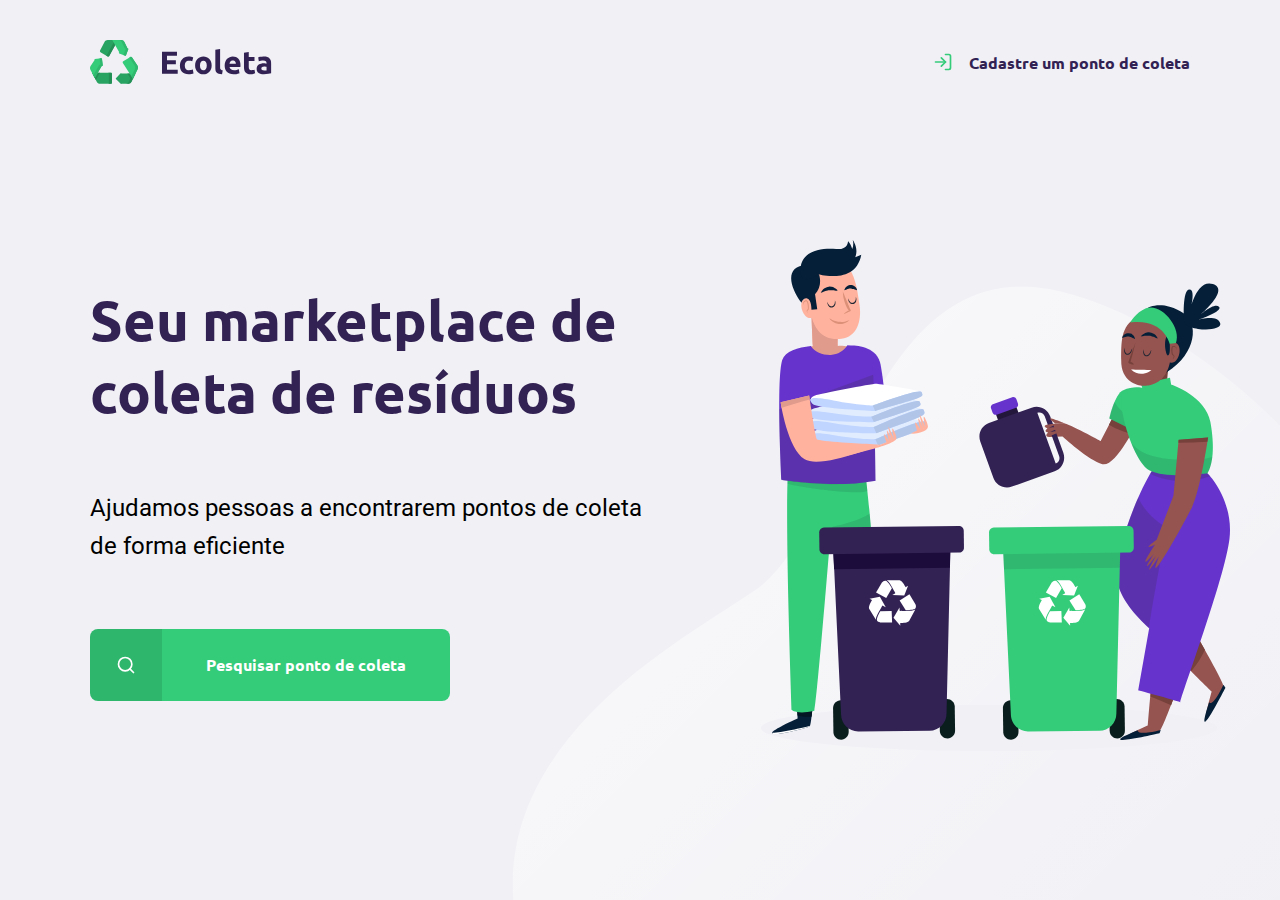
<file: index.html>
<!DOCTYPE html>
<html lang="en">
<head>
  <meta charset="UTF-8">
  <meta name="viewport" content="width=device-width, initial-scale=1.0">
  <link rel="stylesheet" href="./styles/main.css">
  <link rel="stylesheet" href="./styles/page-home.css">
  <link rel="stylesheet" href="styles/modal.css">

  <link rel="stylesheet" href="./styles/responsive.css">


  <title>Ecoleta</title>
  
  <link href="https://fonts.googleapis.com/css2?family=Roboto:wght@300;400;500;700&family=Ubuntu:wght@500;700&display=swap" rel="stylesheet">
</head>
<body>
  <div id="page-home">
    <div class="content">

      <header>
        <img src="./assets/icones/logo.svg" alt="Ecoleta Logo">
        <a href="/create-point.html">
        <span></span>
          Cadastre um ponto de coleta
        </a>        
      </header>
      
      <main>
        <h1>Seu marketplace de coleta de resíduos</h1>

        <p>Ajudamos pessoas a encontrarem pontos de coleta de forma eficiente</p>
        <a href="#">
          <span></span>
          <strong>Pesquisar ponto de coleta</strong>
        </a>
      </main>
    </div>
  </div>

  <div id="modal" class="hiden">
    <div class="content">
      <div class="header">
        <h1>Ponto de coleta</h1>
        <a href="#">Fechar</a>
      </div>
      <form action="/search-results.html">
        <label for="search">Cidade</label>
        <div class="search field">
          <input type="text" name="search" placeholder="Pesquise por cidade">
          <button>
            <img src="./assets/icones/search.svg" alt="Pesquisar">
          </button>
        </div>
      </form>

    </div>
  </div>

  <script src="scripts/index.js"></script>
</body>
</html>
</file>
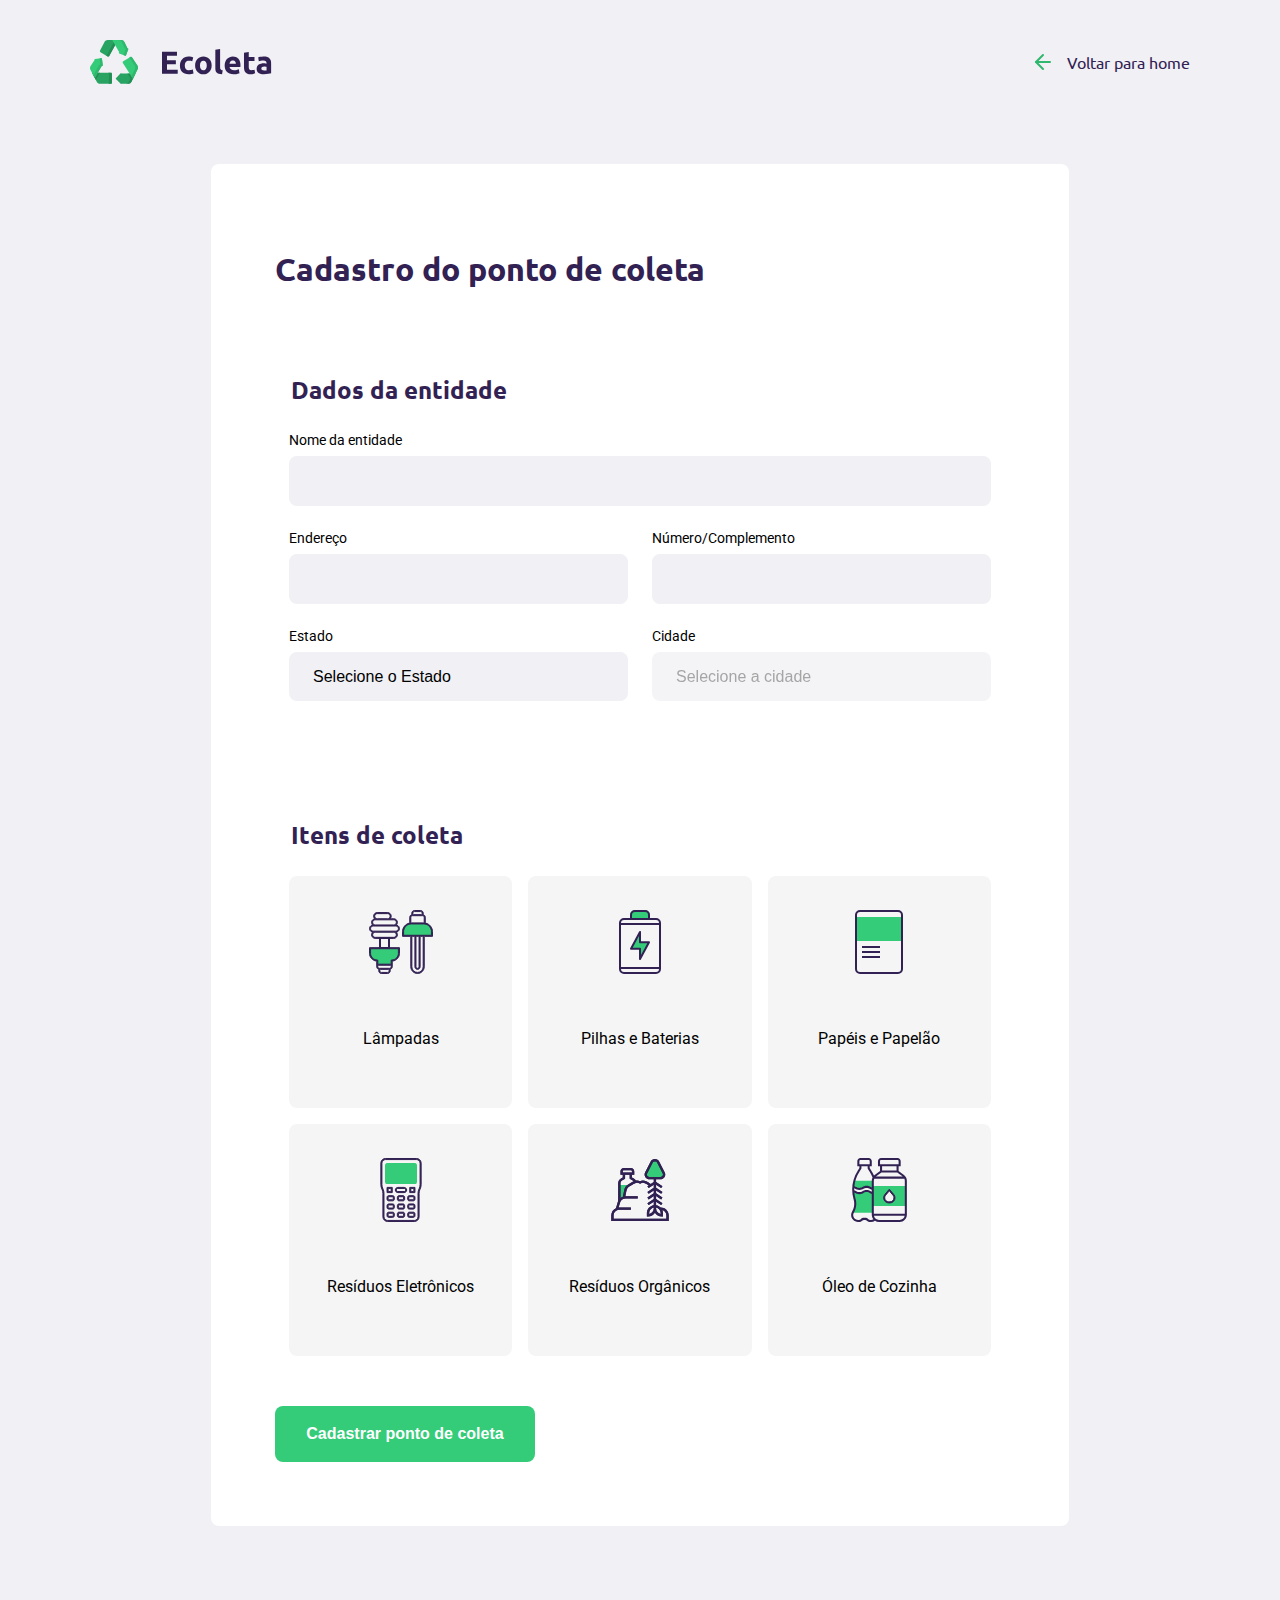
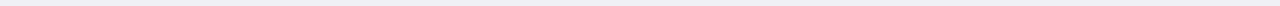
<file: create-point.html>
<!DOCTYPE html>
<html lang="en">
<head>
  <meta charset="UTF-8">
  <meta name="viewport" content="width=device-width, initial-scale=1.0">
  <link rel="stylesheet" href="./styles/main.css">
  <link rel="stylesheet" href="./styles/create-point.css">

  <title>Ecoleta</title>
  
  <link href="https://fonts.googleapis.com/css2?family=Roboto:wght@300;400;500;700&family=Ubuntu:wght@500;700&display=swap" rel="stylesheet">
</head>
<body>
  <div id="page-create-point">

      <header>
        <img src="./assets/icones/logo.svg" alt="Ecoleta Logo">
        <a href="index.html">
        <span></span>
          Voltar para home
        </a>        
      </header>

      <form action="">
        <h1>Cadastro do ponto de coleta</h1>
        <fieldset>
          <legend>
            <h2>Dados da entidade</h2>
          </legend>

          <div class="field">
            <label for="name">Nome da entidade</label>
            <input type="text" name="name" required>
          </div>

          <div class="field-group">
            <div class="field">
              <label for="adress">Endereço</label>
              <input type="text" required>
            </div>
            <div class="field">
              <label for="adress2">Número/Complemento</label>
              <input type="text" required>
            </div>
          </div>

          <div class="field-group">
            <div class="field">
              <label for="state">Estado</label>
              <select name="uf" required>
                <option value="">Selecione o Estado</option>
                <input type="hidden" name="state">
              </select>
            </div>
            <div class="field">
              <label for="city">Cidade</label>
              <select name="city" disabled required>
                <option value="">Selecione a cidade</option>
              </select>
            </div>
          </div>
          
        </fieldset>

        <fieldset>
          <legend>
            <h2>Itens de coleta</h2>
          </legend>

          <div class="grid-items">
              <li data-id="1">
                <img src="./assets/icones/lampadas.svg" alt="Lâmpadas">
                <span>Lâmpadas</span>
              </li>
              <li data-id="2">
                <img src="./assets/icones/baterias.svg" alt="Pilhas e Baterias">
                <span>Pilhas e Baterias</span>
              </li>
              <li data-id="3">
                <img src="./assets/icones/papeis-papelao.svg" alt="Papéis e Papelão">
                <span>Papéis e Papelão</span>
              </li>
              <li data-id="4">
                <img src="./assets/icones/eletronicos.svg" alt="Resíduos Eletrônicos">
                <span>Resíduos Eletrônicos</span>
              </li>
              <li data-id="5">
                <img src="./assets/icones/organicos.svg" alt="Resíduos Orgânicos">
                <span>Resíduos Orgânicos</span>
              </li>
              <li data-id="6">
                <img src="./assets/icones/oleo.svg" alt="Óleo de Cozinha">
                <span>Óleo de Cozinha</span>
              </li>
          </div>
          <input type="hidden" name="items">
        </fieldset>

        <button type="submit">Cadastrar ponto de coleta</button>
      </form>
    </div>
  </div>

  <script src="./scripts/create-point.js"></script>
</body>
</html>
</file>
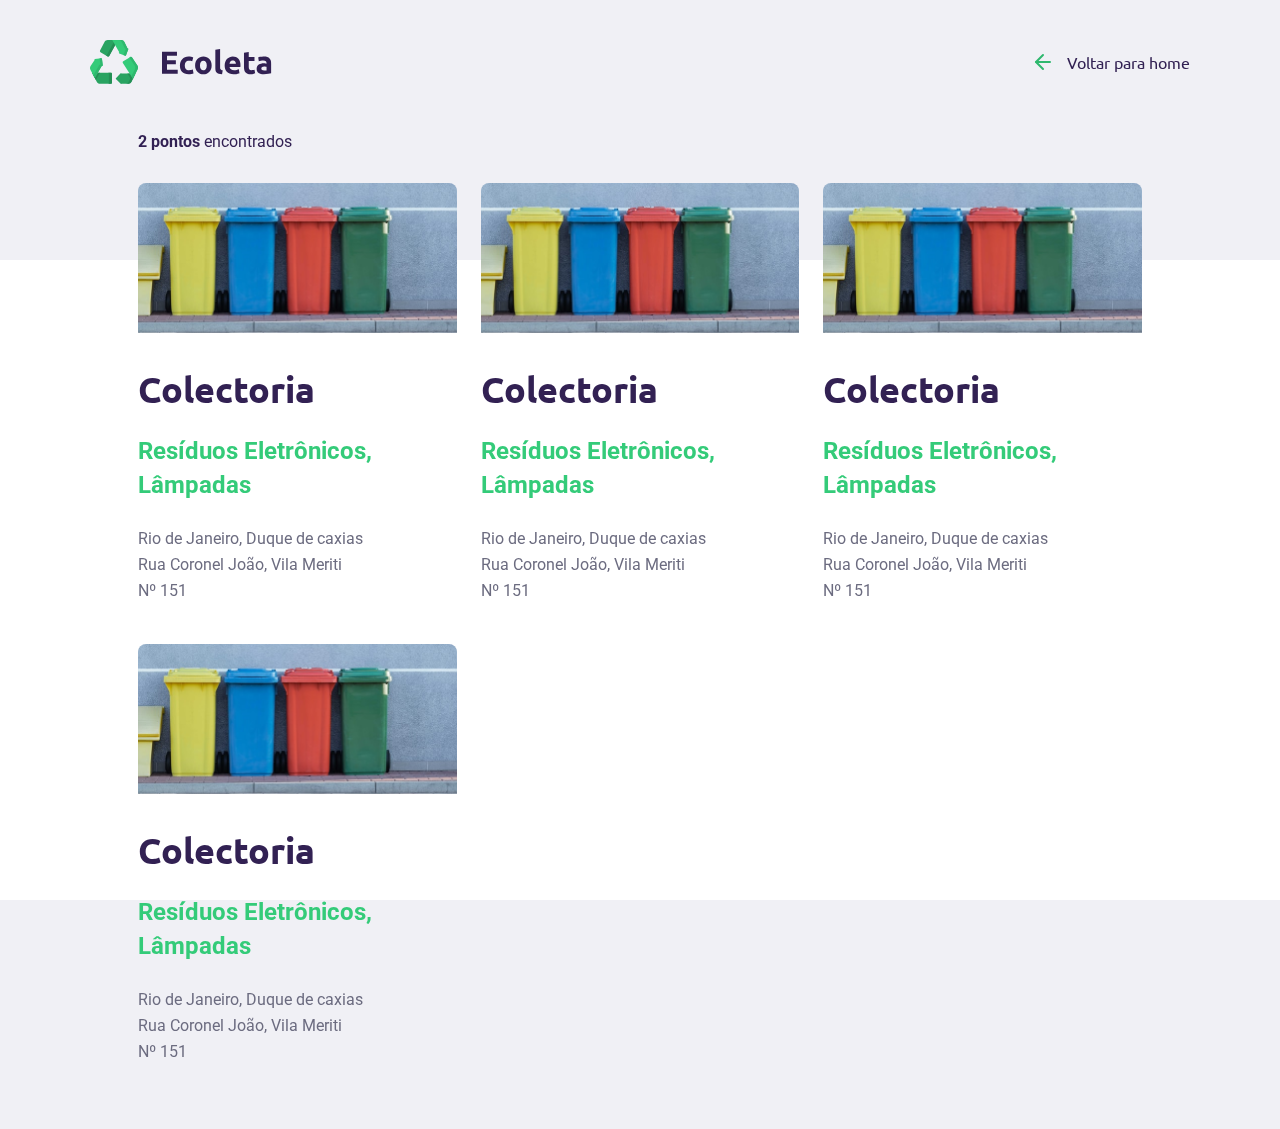
<file: search-results.html>
<!DOCTYPE html>
<html lang="en">
<head>
  <meta charset="UTF-8">
  <meta name="viewport" content="width=device-width, initial-scale=1.0">
  <link rel="stylesheet" href="./styles/main.css">
  <link rel="stylesheet" href="./styles/search-results.css">

  <link rel="stylesheet" href="./styles/responsive.css">

  
  <title>Ecoleta</title>
  
  <link href="https://fonts.googleapis.com/css2?family=Roboto:wght@300;400;500;700&family=Ubuntu:wght@500;700&display=swap" rel="stylesheet">
</head>
<body>
  <div id="page-search-results">
    
    <header>
      <img src="./assets/icones/logo.svg" alt="Ecoleta Logo">
      <a href="index.html">
        <span></span>
        Voltar para home
      </a>        
    </header>

    <main>
      <h4>
        <strong>2 pontos</strong> encontrados
      </h4>
      
      <div class="cards">
        <div class="card">
          <img src="assets/recycling.jpg" alt="">
          <h1>Colectoria</h1>
          <h3>Resíduos Eletrônicos, Lâmpadas</h3>
          <p>
            Rio de Janeiro, Duque de caxias <br/>
            Rua Coronel João, Vila Meriti <br/>
            Nº 151
          </p>
        </div>

        <div class="card">
          <img src="assets/recycling.jpg" alt="">
          <h1>Colectoria</h1>
          <h3>Resíduos Eletrônicos, Lâmpadas</h3>
          <p>
            Rio de Janeiro, Duque de caxias <br/>
            Rua Coronel João, Vila Meriti <br/>
            Nº 151
          </p>
        </div>

        <div class="card">
          <img src="assets/recycling.jpg" alt="">
          <h1>Colectoria</h1>
          <h3>Resíduos Eletrônicos, Lâmpadas</h3>
          <p>
            Rio de Janeiro, Duque de caxias <br/>
            Rua Coronel João, Vila Meriti <br/>
            Nº 151
          </p>
        </div>

        <div class="card">
          <img src="assets/recycling.jpg" alt="">
          <h1>Colectoria</h1>
          <h3>Resíduos Eletrônicos, Lâmpadas</h3>
          <p>
            Rio de Janeiro, Duque de caxias <br/>
            Rua Coronel João, Vila Meriti <br/>
            Nº 151
          </p>
        </div>

      </div>
    </main>

  </div>
  
</body>
</html>
</file>
<file: styles/main.css>
:root {
  --title-color: #322153;
  --primary-color: #34cb79;
  --primary-color-darken: #2fb86c;
  --input-color: #f0f0f5;
}

html, body {
  margin: 0;
  padding: 0;
}

html {
  font-family: 'Roboto', sans-serif;
  box-sizing: border-box;
}

body {
  background: #f0f0f5;
}

a {
  text-decoration: none;
}

h1, h2, h3, h4, h5, h6, a {
  font-family: 'Ubuntu', sans-serif;
  color: var(--title-color)
}
</file>
<file: styles/page-home.css>
#page-home {
  height: 100vh;

  background: url('../assets/icones/home-background.svg') no-repeat 40vw bottom;
  /* It is the same as the above
  background-image: url('../assets/icones/home-background.svg');
  background-repeat: no-repeat;
  background-position: 35vw bottom; */
}

#page-home .content {
  margin: 0 auto;
  width: 90%;
  height: 100%;
  max-width: 1100px;

  display: flex;
  flex-direction: column;
  
}

#page-home header {
  margin-top: 40px;

  display: flex;
  align-items: center;
  justify-content: space-between;
}

#page-home header a {
  font-weight: 700;
  color: var(--title-color);
  display: flex;
}

#page-home header a span {
  margin-right: 16px;
  display: block;
  background: url('../assets/icones/log-in.svg');
  height: 20px;
  width: 20px;
}

#page-home main {
  max-width: 560px;
  flex: 1;
  display: flex;
  flex-direction: column;
  justify-content: center; 
}

#page-home main h1 {
  margin-top: 0;
  font-size: 56px;
}

#page-home main p {
  margin-top: 24px;
  font-size: 24px;
  line-height: 38px;
}

#page-home main a {
  height: 72px;
  width: 100%;
  max-width: 360px;
  margin-top: 40px;
  display: flex;
  align-items: center;
  border-radius: 8px;

  background: var(--primary-color);
  transition: all 400ms ease;
}

#page-home main a:hover {
  background: #2fb86e;
}

#page-home main a span {
  height: 72px;
  width: 72px;
  border-radius: 8px 0 0 8px;
  display: flex;
  align-items: center;
  justify-content: center;

  background-color: rgba(0, 0, 0, 0.1);
}

#page-home main a span::after {
  content: "";
  width: 20px;
  height: 20px;
  display: block;
  background: url('../assets/icones/search.svg');
}

#page-home main a strong {
  flex: 1;
  text-align: center;
  color: #fff;
}
</file>
<file: styles/modal.css>
#modal {
  height: 100vh;
  width: 100vw;

  position: fixed;
  top: 0;
  display: flex;
  align-items: center;
  justify-content: center;

  background-color: #0e0a14ef;
  transition: 500ms;
}

#modal.hiden {
  display: none;
}

#modal .content {
  width: 420px;
  color: #fff;


}

#modal .content .header {
  width: 100%;
  margin-bottom: 48px;
  display: flex;
  align-items: center;
  justify-content: space-between;
}

#modal .content .header h1 {
  line-height: 42px;
  font-size: 36px;
  color: #fff;
}

#modal .content .header a {
  background: url("../assets/icones/x.svg");
  width: 20px;
  height: 20px;
  display: flex; 
  font-size: 0.001px; 
}

#modal .content label {
  display: block;
  margin-bottom: 8px;

  font-size: 16px;
  line-height: 16px;
}

#modal .content .field {
  display: flex;
}

#modal .content .field input {
  flex: 1;
  padding: 16px 24px;
  border: 0;
  border-radius: 8px 0 0 8px;

  background: var(--input-color);
  color: #6c6c80;
}

#modal .content .field button {
  height: 72px;
  width: 72px;
  border: 0;
  border-radius: 0 8px 8px 0;
  background: var(--primary-color);
  transition: 200ms;
  cursor: pointer;
}

#modal .content .field button:hover {
  background: var(--primary-color-darken);
}
</file>
<file: styles/responsive.css>
@media (max-width: 900px) {
  #page-home {
    background-position-x: 70vw;
  }

  #page-home .content {
    align-items: center;
    justify-content: center;

    text-align: center;
  }

  #page-home header a {
    position: absolute;
    bottom: 48px;
    left: 50%;
    transform: translateX(-50%);
  }

  #page-home main {
    align-items: center;
  }

  #page-search-results main .cards {
    grid-template-columns: 1fr;
  }

  #page-search-results main .cards img {
    height: 250px;
  }
  
}

@media (max-height: 780px){
  #page-home {
    background-position-y: 200px;
  }
}
</file>
<file: styles/create-point.css>
#page-create-point {
  width: 90%;
  max-width: 1100px;
  margin: 0 auto;
}

#page-create-point header {
  margin-top: 40px;
  display: flex;
  justify-content: space-between;
}

#page-create-point header a {
  display: flex;
  align-items: center;
}

#page-create-point header a span {
  margin-right: 16px;
  display: block;
  background: url('../assets/icones/arrow-left.svg');
  height: 24px;
  width: 20px;
}

form {
  background: #fff;

  margin: 80px auto;
  padding: 64px;
  border-radius: 8px;
  max-width: 730px;
}

fomr h1 {
  font-size: 36px;
}

form fieldset{
  margin-top: 64px;
  border: 0;
}

form legend h2 {
  font-size: 24px;
}

form .field {
  flex: 1;
  display: flex;
  flex-direction: column;
  margin-bottom: 24px;
}

form label {
  font-size: 14px;
  margin-bottom: 8px;
}

form input,
form select {
  padding: 16px 24px;

  font-size: 16px;
  border: 0;
  outline: none;
  border-radius: 8px;
  background-color: var(--input-color);
}

form select {
  -webkit-appearance: none;
  -moz-appearance: none;
  appearance: none;
}

form .field-group {
  display: flex;
}

form .field-group .field + .field {
  margin-left: 24px;
}

form button {
  width: 260px;
  height: 56px;
  margin-top: 40px;
  border-radius: 8px;
  border: 0;
  background-color: var(--primary-color);
  color: #fff;
  font-size: 16px;
  font-weight: 700;

  transition: background-color 400ms;
}

form button:hover{
  background-color: var(--primary-color-darken);
}

.grid-items {
  display: grid;
  grid-template-columns: 1fr 1fr 1fr;
  gap: 16px;
}

.grid-items li {
  list-style: none;
  height: 180px;
  padding: 32px 24px 16px;
  display: flex;
  flex-direction: column;
  align-items: center;
  justify-content: space-between;
  border-radius: 8px;
  border: 2px solid #f5f5f5;
  cursor: pointer;

  background-color: #f5f5f5;
  text-align: center;
}

.grid-items li span {
  margin-top: 12px;
  flex: 1;
  display: flex;
  align-items: center;

  color: var(--color-title)
}

.grid-items li.selected {
  background-color: #e1faec;
  border: 2px solid #34cb79;
}

.grid-items li span,
.grid-items li img {
  pointer-events: none;
}
</file>
<file: styles/search-results.css>
body::after {
  content: "";
  position: fixed;
  top: 260px;
  left: 0;
  right: 0;
  bottom: 0;
  z-index: -1;
  background: #fff;
}

#page-search-results {
  width: 90%;
  max-width: 1100px;
  margin: 0 auto;
}

#page-search-results header {
  margin-top: 40px;
  display: flex;
  justify-content: space-between;
}

#page-search-results header a {
  display: flex;
  align-items: center;
}

#page-search-results header a span {
  margin-right: 16px;
  display: block;
  background: url('../assets/icones/arrow-left.svg');
  height: 24px;
  width: 20px;
}

#page-search-results main {
  margin: 48px;
}

#page-search-results main h4 {
  font-weight: normal;
  font-family: 'Roboto', sans-serif;
  margin-bottom: 32px;
}

#page-search-results main .cards {
  display: grid;
  grid-template-columns: 1fr 1fr 1fr;
  gap: 24px;
}

#page-search-results main .card img {
  width: 100%;
  height: 150px;
  object-fit: cover;
  border-radius: 8px 8px 0 0;
}

#page-search-results main .card h1 {
  margin-top: 32px;

  font-size: 36px;
  line-height: 41px;
  color: #322153;
}

#page-search-results main .card h3 {
  margin: 24px 0;

  font-family: 'Roboto', sans-serif;
  font-size: 24px;
  line-height: 34px;
  color: var(--primary-color);
}

#page-search-results main .card p {
  font-size: 16px;
  line-height: 26px;
  color: #6c6c80;
}
</file>
